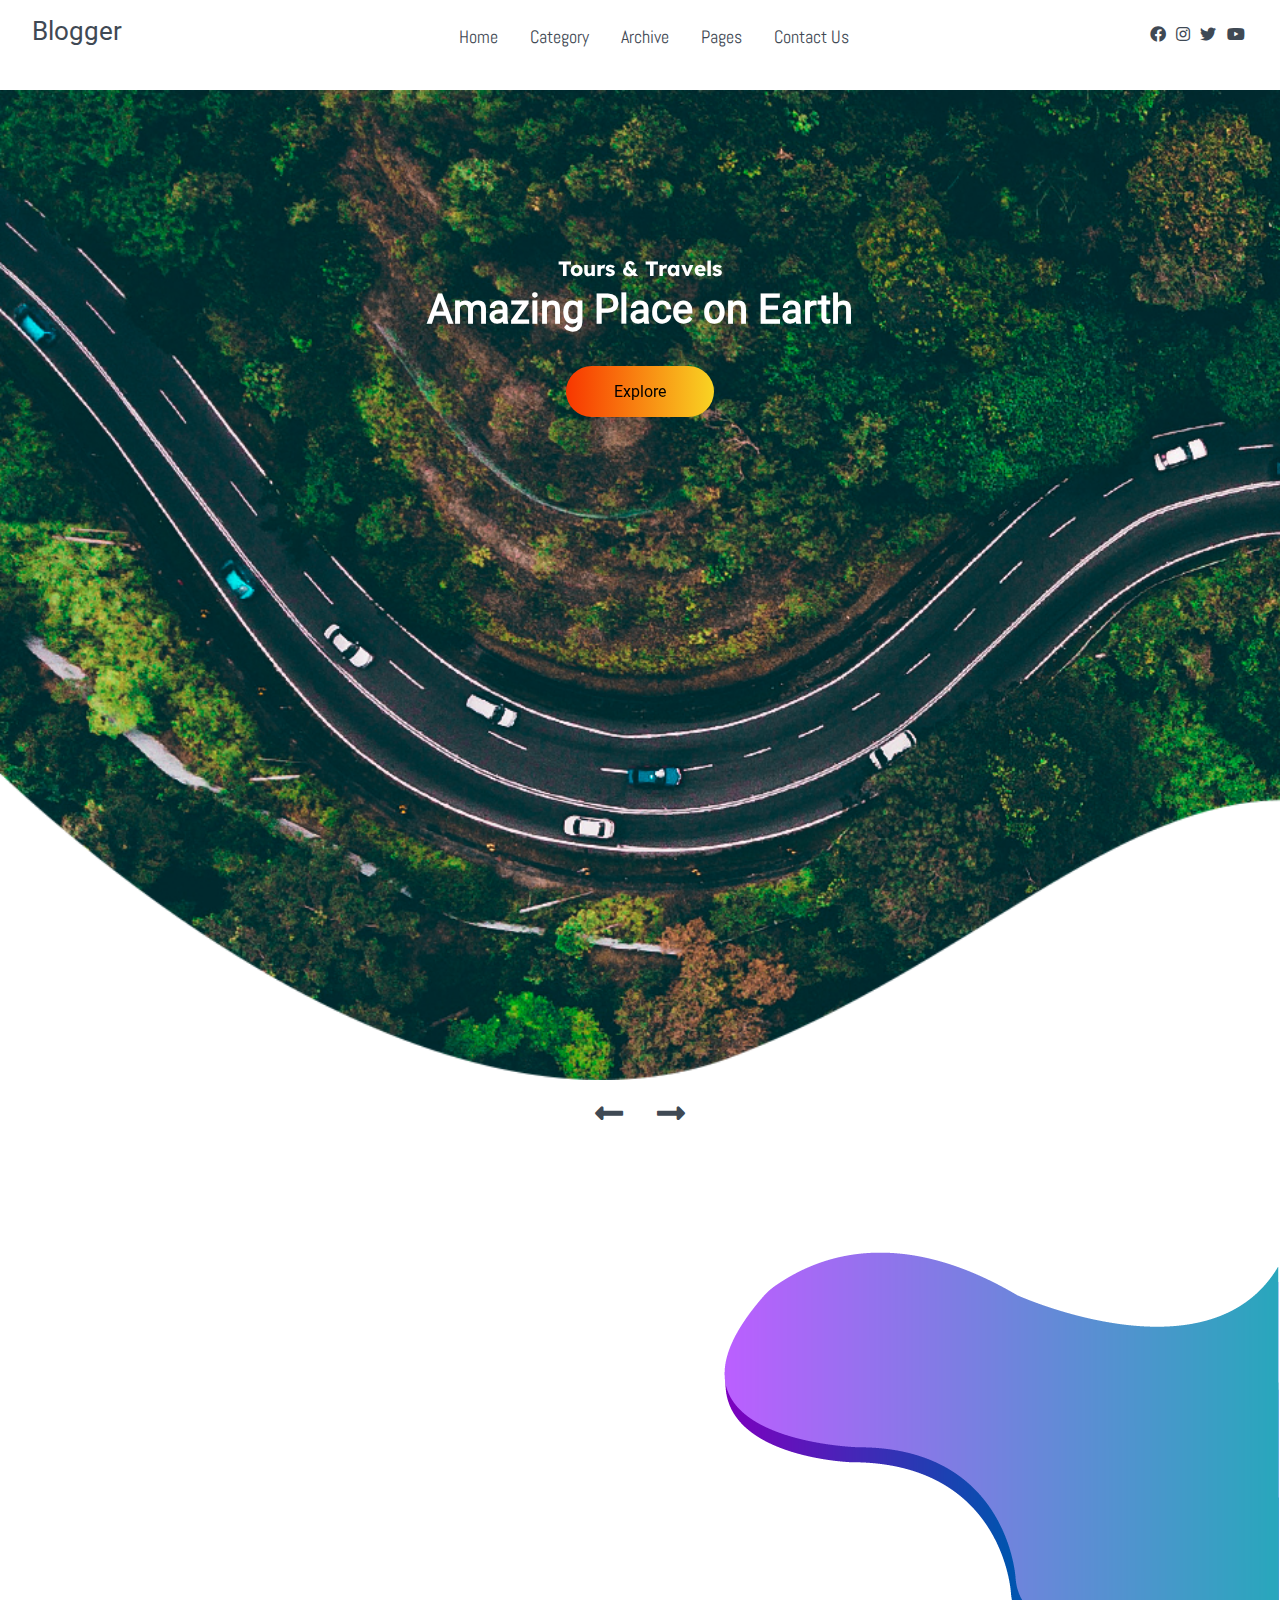
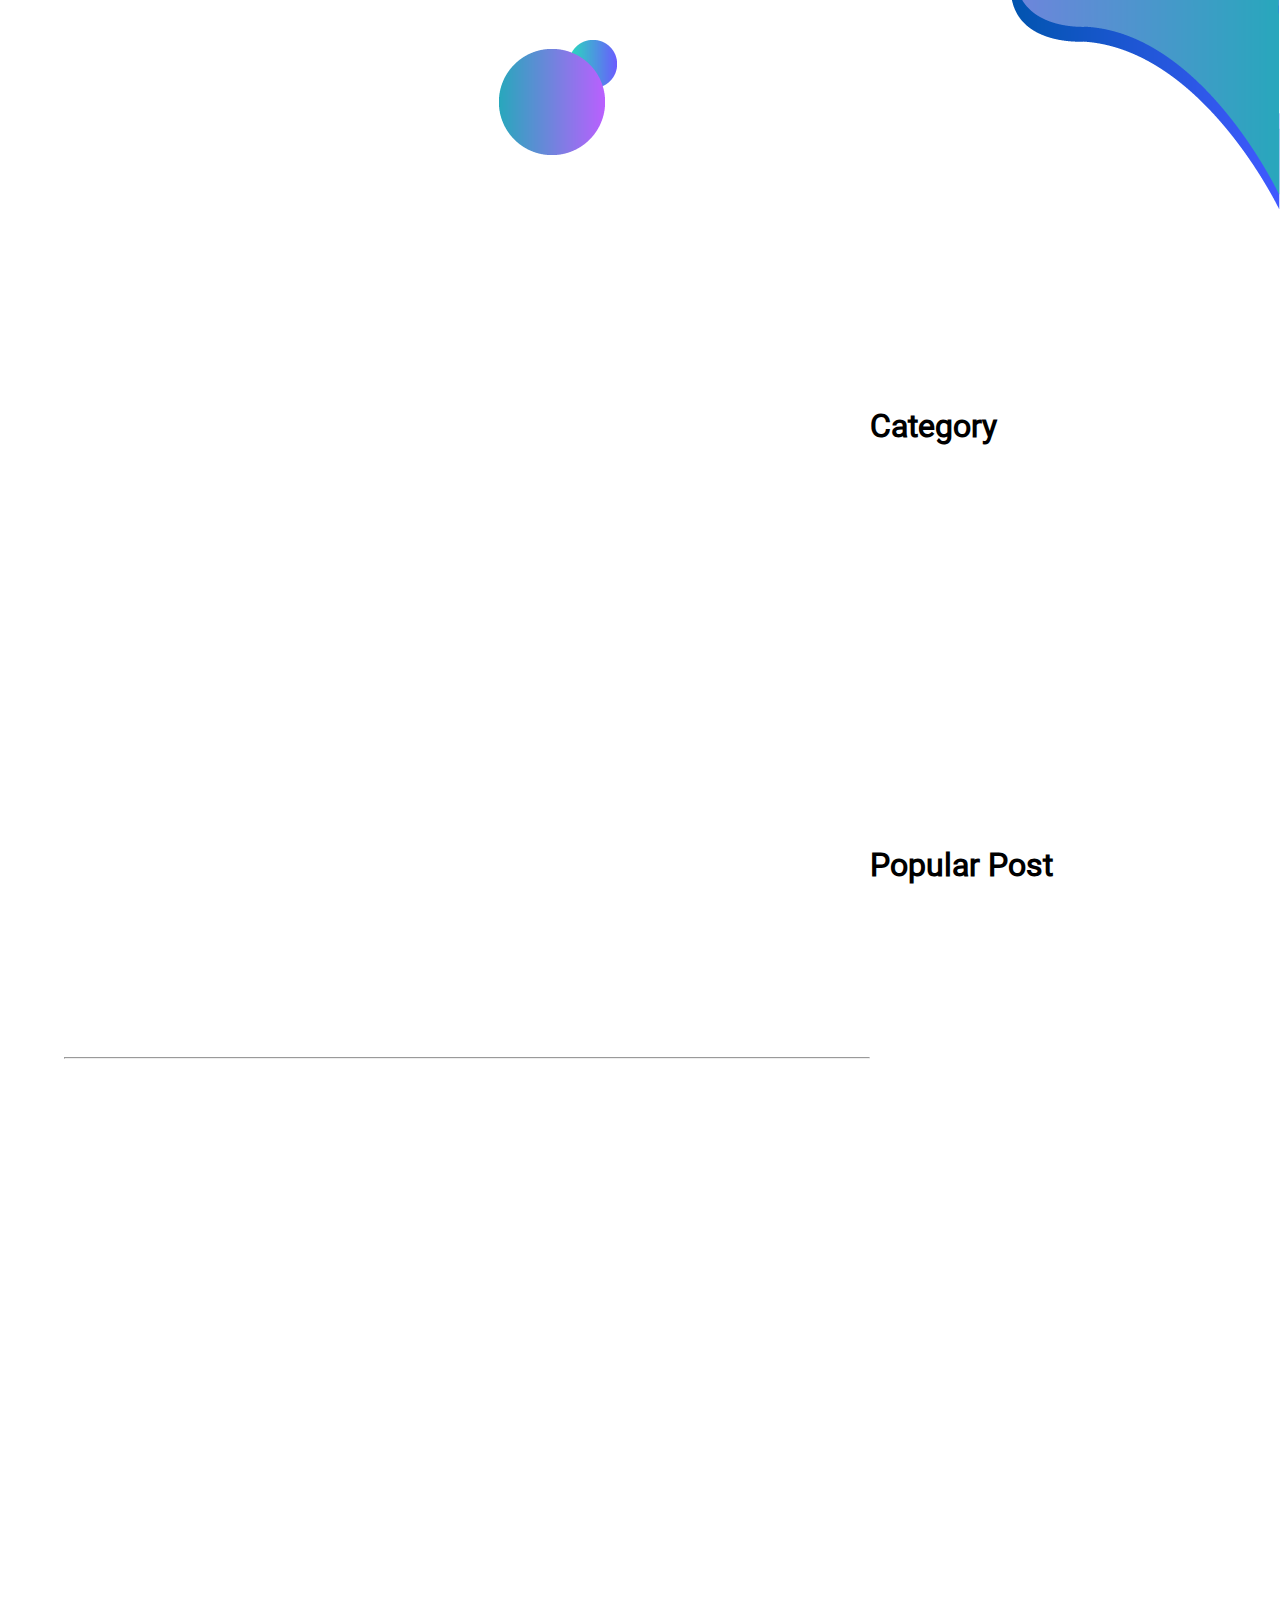
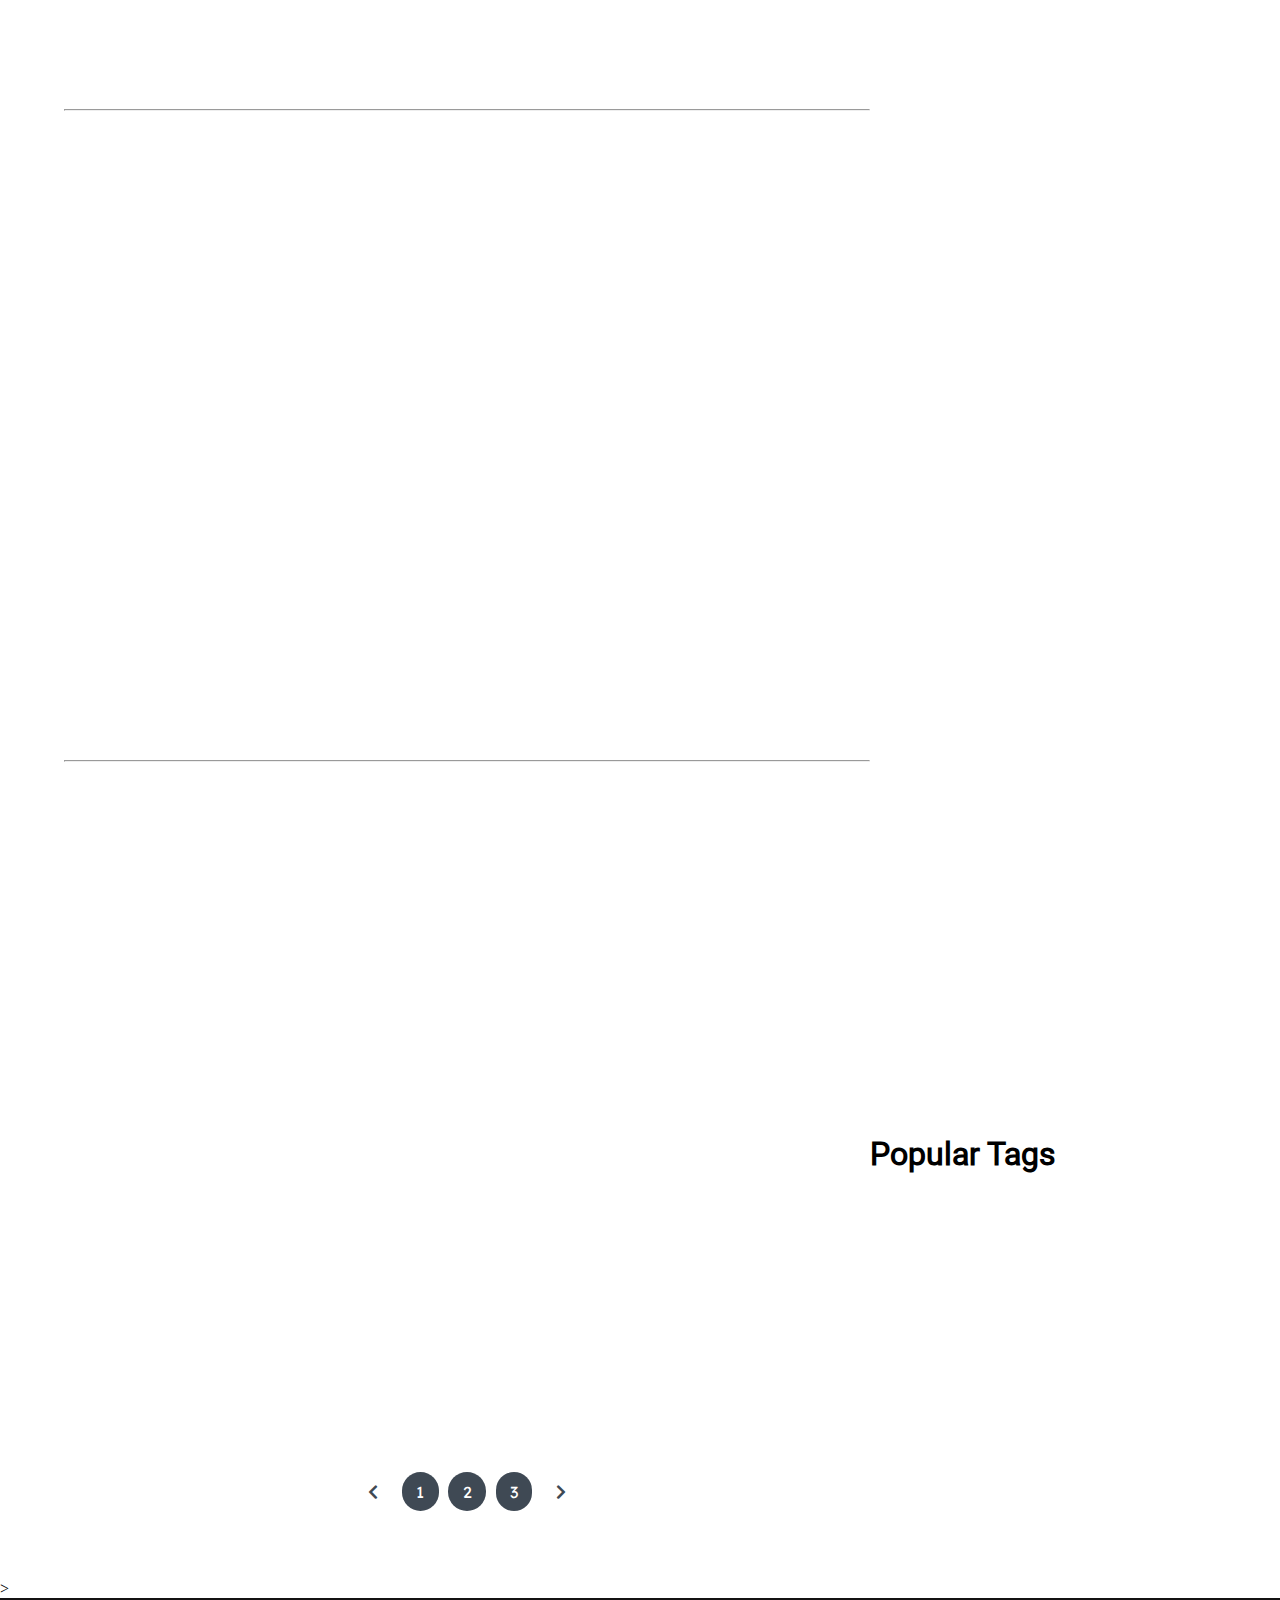
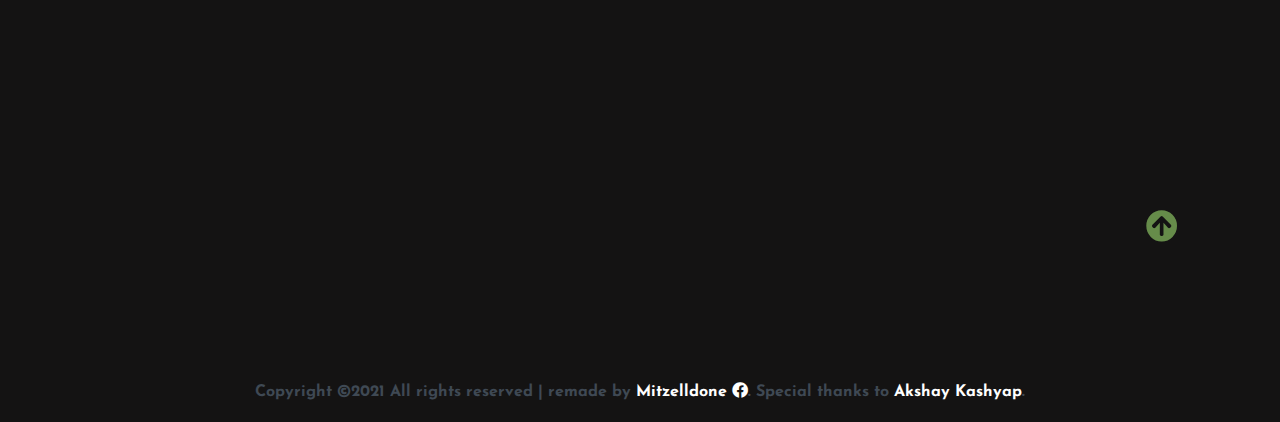
<file: Index.html>
<!DOCTYPE html>
<html lang="en">

<head>
    <meta charset="UTF-8">
    <meta http-equiv="X-UA-Compatible" content="IE=edge">
    <meta name="viewport" content="width=!, initial-scale=1.0">
    <title>Blogger</title>
    <!-- Font Awesome Icons -->
    <link rel="stylesheet" href="./css/all.css">

    <!-- Owl-Carousel -->
    <link rel="stylesheet" href="css/owl.carousel.min.css">
    <link rel="stylesheet" href="css/owl.theme.default.min.css">
    
    <!-- AOS Library -->
    <link rel="stylesheet" href="css/aos.css">

    <!-- Custom Style -->
    <link rel="stylesheet" href="./css/Style.css">
</head>

<body>
    
    <!----------------------Navigation-------------------------->
    <nav class="nav">
        <div class="nav-menu flex-row">
            <div class="nav-brand">
               <a href="#" class="text-gray">Blogger</a>
            </div>
            <!---- toggle ---->
            <div class="toggle-collapse">
                <div class="toggle-icons">
                    <i class="fas fa-bars"></i>
                </div>
            </div>
            <!--x- toggle -x-->
            <div>
               <ul class="nav-items">
                   <li class="nav-link">
                       <a href="#">Home</a>
                   </li>
                   <li class="nav-link">
                       <a href="#">Category</a>
                   </li>
                   <li class="nav-link">
                       <a href="#">Archive</a>
                   </li>
                   <li class="nav-link">
                       <a href="#">Pages</a>
                   </li>
                   <li class="nav-link">
                       <a href="#">Contact Us</a>
                   </li>
               </ul> 
            </div>
            <div class="social text-gray">
                <a href="https://www.facebook.com/Mzdone96" target="_black"><i class="fab fa-facebook"></i></a> 
                <a href="#"><i class="fab fa-instagram"></i></a>
                <a href="#"><i class="fab fa-twitter"></i></a>
                <a href="#"><i class="fab fa-youtube"></i></a>
            </div>                         
        </div>
    </nav>
    <!---------X------------Navigation--------------X----------->

    <!--------------------Main Site Section--------------------->
    <main>
        <!----------------Site Title---------------->
        <section class="site-title">
            <div class="site-background" data-aos="fade-up" data-aos-delay="500">
                <h3>Tours & Travels</h3>
                <h1>Amazing Place on Earth</h1>
                <button class="btn">Explore</button>
            </div>
        </section>
    
        <!-------X--------Site Title--------X------->

        <!-------------Blog Carousel---------------->
        <section>
            <div class="blog">
                <div class="container">
                    <div class="owl-carousel owl-theme blog-post">
                        <div class="blog-content" data-aos="fade-right" data-aos-delay="200">
                            <img src="./assets/Blog-post/post-1.jpg" alt="post-1">
                            <div class="blog-title">
                                <h3>Eat your vagetable</h3>
                                <button class="btn btn-blog">Health</button>
                                <span>2 minutes</span>
                            </div>
                        </div>
                        <div class="blog-content" data-aos="fade-in" data-aos-delay="200">
                            <img src="./assets/Blog-post/post-3.jpg" alt="post-1">
                            <div class="blog-title ">
                                <h3>London Fashion week's continued the evolution</h3>
                                <button class="btn btn-blog">Fashion</button>
                                <span>2 minutes</span>
                            </div>
                        </div>
                        <div class="blog-content" data-aos="fade-left" data-aos-delay="200">
                            <img src="./assets/Blog-post/post-2.jpg" alt="post-1">
                            <div class="blog-title">
                                <h3>How to be the next Tony Stark</h3>
                                <button class="btn btn-blog">Lifestyle</button>
                                <span>5 minutes</span>
                            </div>
                        </div>
                        <div class="blog-content" data-aos="fade-right" data-aos-delay="200">
                            <img src="./assets/Blog-post/post-9.jpg" alt="post-1">
                            <div class="blog-title">
                                <h3>Top 10 Best Tours in Sabah</h3>
                                <button class="btn btn-blog">Travel</button>
                                <span>2 minutes</span>
                            </div>
                        </div>
                    </div>
                    <div class="owl-navigation">
                        <span class="owl-nav-prev"><i class="fas fa-long-arrow-alt-left"></i></span>
                        <span class="owl-nav-next"><i class="fas fa-long-arrow-alt-right"></i></span>
                    </div>
                </div>
            </div>
        </section>
        <!-------X-----Blog Carousel--------X------->

        <!--------------Site Content---------------->

        <section class="container">
            <div class="site-content">
                <div class="posts">
                    <div class="post-content" data-aos="zoom-in" data-aos-delay="200">
                        <div class="post-image">
                            <div>
                                <img src="./assets/Blog-post/blog1.png" class="img" alt="blog1">
                            </div>
                            <div class="post-info flew-row">
                             <span><i class="fas fa-user text-gray"></i>&nbsp;&nbsp;Admin</span>
                              <span><i class="fas fa-calendar-alt text-gray"></i>&nbsp;&nbsp;September 26,2021</span>
                              <span>2 Comments</span>
                            </div>
                        </div>
                        <div class="post-title">
                            <a href="#">Why should boys have all the fun? it's the  women who are making india an alcohol-loving country</a>
                            <p>Lorem ipsum dolor sitamet consectetur adipisicing elit. Adipisci sequi placeat eveniet animi at reiciendis sit ab, saepe fugiat quasi itaque repellendus quisquam recusandae dicta eum neque molestias vitae eligendi.</p>
                            <button class="btn post-btn">Read More &nbsp; <i class="fas fa-arrow-right"></i></button>
                        </div>
                    </div> 
                    <hr>
                    <div class="post-content" data-aos="zoom-in" data-aos-delay="200">
                        <div class="post-image">
                            <div>
                                <img src="./assets/Blog-post/blog2.png" class="img" alt="blog1">
                            </div>
                            <div class="post-info flew-row">
                             <span><i class="fas fa-user text-gray"></i>&nbsp;&nbsp;Admin</span>
                              <span><i class="fas fa-calendar-alt text-gray"></i>&nbsp;&nbsp;September 27,2021</span>
                              <span>10 Comments</span>
                            </div>
                        </div>
                        <div class="post-title">
                            <a href="#">My productive day as a dog</a>
                            <p>Lorem ipsum dolor sitamet consectetur adipisicing elit. Adipisci sequi placeat eveniet animi at reiciendis sit ab, saepe fugiat quasi itaque repellendus quisquam recusandae dicta eum neque molestias vitae eligendi.</p>
                            <button class="btn post-btn">Read More &nbsp; <i class="fas fa-arrow-right"></i></button>
                        </div>
                    </div> 
                    <hr>
                    <div class="post-content" data-aos="zoom-in" data-aos-delay="200">
                        <div class="post-image">
                            <div>
                                <img src="./assets/Blog-post/blog3.png" class="img" alt="blog1">
                            </div>
                            <div class="post-info flew-row">
                             <span><i class="fas fa-user text-gray"></i>&nbsp;&nbsp;Admin</span>
                              <span><i class="fas fa-calendar-alt text-gray"></i>&nbsp;&nbsp;September 28,2021</span>
                              <span>3 Comments</span>
                            </div>
                        </div>
                        <div class="post-title">
                            <a href="#">Never look back. Nothing ever changes there</a>
                            <p>Lorem ipsum dolor sitamet consectetur adipisicing elit. Adipisci sequi placeat eveniet animi at reiciendis sit ab, saepe fugiat quasi itaque repellendus quisquam recusandae dicta eum neque molestias vitae eligendi.</p>
                            <button class="btn post-btn">Read More &nbsp; <i class="fas fa-arrow-right"></i></button>
                        </div>
                    </div> 
                    <hr>
                    <div class="post-content" data-aos="zoom-in" data-aos-delay="200">
                        <div class="post-image">
                            <div>
                                <img src="./assets/Blog-post/blog4.png" class="img" alt="blog1">
                            </div>
                            <div class="post-info flew-row">
                             <span><i class="fas fa-user text-gray"></i>&nbsp;&nbsp;Admin</span>
                              <span><i class="fas fa-calendar-alt text-gray"></i>&nbsp;&nbsp;September 29,2021</span>
                              <span>5 Comments</span>
                            </div>
                        </div>
                        <div class="post-title">
                            <a href="#">A boy sailing with a tiger</a>
                            <p>Lorem ipsum dolor sitamet consectetur adipisicing elit. Adipisci sequi placeat eveniet animi at reiciendis sit ab, saepe fugiat quasi itaque repellendus quisquam recusandae dicta eum neque molestias vitae eligendi.</p>
                            <button class="btn post-btn">Read More &nbsp; <i class="fas fa-arrow-right"></i></button>
                        </div>
                    </div> 
                    <div class="pagination flex-row">
                        <a href="#"><i class="fas fa-chevron-left"></i></a>
                        <a href="#" class="pages">1</a>
                        <a href="#" class="pages">2</a>
                        <a href="#" class="pages">3</a>
                        <a href="#"><i class="fas fa-chevron-right"></i></a>
                    </div>
                </div>

                <aside class="sidebar">
                <div class="category">
                    <h2>Category</h2>
                    <ul class="category-list">
                        <li class="list-items" data-aos="fade-left" data-aos-delay="100">
                          <a href="#">Software</a>
                          <span>(05)</span>
                        </li>
                        <li class="list-items" data-aos="fade-left" data-aos-delay="200">
                          <a href="#">Technology</a>
                          <span>(02)</span>
                        </li>
                        <li class="list-items" data-aos="fade-left" data-aos-delay="300">
                          <a href="#">Lifestyle</a>
                          <span>(07)</span>
                        </li>
                        <li class="list-items" data-aos="fade-left" data-aos-delay="400">
                          <a href="#">Shopping</a>
                          <span>(01)</span>
                        </li>
                        <li class="list-items" data-aos="fade-left" data-aos-delay="500">
                          <a href="#">food</a>
                          <span>(08)</span>
                        </li>
                    </ul>
                </div>

                <div class="popular-post">
                    <h2>Popular Post</h2>
                    <div class="post-content" data-aos="flip-up" data-aos-delay="200">
                        <div class="post-image">
                            <div>
                                <img src="./assets/popular-post/m-blog-1.jpg" class="img" alt="blog1">
                            </div>
                            <div class="post-info flex-row">
                              <span><i class="fas fa-calendar-alt text-gray"></i>&nbsp;&nbsp;September 26,2021</span>
                              <span>2 Comments</span>
                            </div>
                        </div>
                        <div class="post-title">
                            <a href="#">Good soup</a>
                        </div>
                    </div> 
                    <div class="post-content" data-aos="flip-up" data-aos-delay="300">
                        <div class="post-image">
                            <div>
                                <img src="./assets/popular-post/m-blog-2.jpg" class="img" alt="blog1">
                            </div>
                            <div class="post-info flex-row">
                              <span><i class="fas fa-calendar-alt text-gray"></i>&nbsp;&nbsp;September 26,2021</span>
                              <span>2 Comments</span>
                            </div>
                        </div>
                        <div class="post-title">
                            <a href="#">How to not get a job in 2021 </a>
                        </div>
                    </div> 
                    <div class="post-content" data-aos="flip-up" data-aos-delay="400">
                        <div class="post-image">
                            <div>
                                <img src="./assets/popular-post/m-blog-3.jpg" class="img" alt="blog1">
                            </div>
                            <div class="post-info flex-row">
                              <span><i class="fas fa-calendar-alt text-gray"></i>&nbsp;&nbsp;September 26,2021</span>
                              <span>2 Comments</span>
                            </div>
                        </div>
                        <div class="post-title">
                            <a href="#"> My sad love life</a>
                        </div>
                    </div> 
                    <div class="post-content" data-aos="flip-up" data-aos-delay="500">
                        <div class="post-image">
                            <div>
                                <img src="./assets/popular-post/m-blog-4.jpg" class="img" alt="blog1">
                            </div>
                            <div class="post-info flex-row">
                              <span><i class="fas fa-calendar-alt text-gray"></i>&nbsp;&nbsp;September 26,2021</span>
                              <span>2 Comments</span>
                            </div>
                        </div>
                        <div class="post-title">
                            <a href="#">How to get notice by your crush</a>
                        </div>
                    </div> 
                    <div class="post-content" data-aos="flip-up" data-aos-delay="600">
                        <div class="post-image">
                            <div>
                                <img src="./assets/popular-post/m-blog-5.jpg" class="img" alt="blog1">
                            </div>
                            <div class="post-info flex-row">
                              <span><i class="fas fa-calendar-alt text-gray"></i>&nbsp;&nbsp;September 26,2021</span>
                              <span>2 Comments</span>
                            </div>
                        </div>
                        <div class="post-title">
                            <a href="#">Website to get 4K wallpaper</a>
                        </div>
                    </div> 
                </div>
                <div class="newsletter" data-aos="fade-up" data-aos-delay="300">
                    <h2>Newsletter</h2>
                    <div class="form-element">
                        <input type="text" class="input-element" placeholder="Email">
                        <button class="btn form-btn">Subscribe</button>
                    </div>
                </div>
                
                <div class="popular-tags">
                    <h2>Popular Tags</h2>
                    <div class="tags flex-row">
                        <span class="tag" data-aos="flip-up" data-aos-delay="100">Software</span>
                        <span class="tag" data-aos="flip-up" data-aos-delay="200">Technology</span>
                        <span class="tag" data-aos="flip-up" data-aos-delay="300">Travel</span>
                        <span class="tag" data-aos="flip-up" data-aos-delay="400">Illustration</span>
                        <span class="tag" data-aos="flip-up" data-aos-delay="500">Design</span>
                        <span class="tag" data-aos="flip-up" data-aos-delay="600">Lifestyle</span>
                        <span class="tag" data-aos="flip-up" data-aos-delay="700">Love</span>
                        <span class="tag" data-aos="flip-up" data-aos-delay="800">Project</span>
                    </div>
                </div>
                    
                </div>
                </aside>              
            </div>
        </section>>
        <!------x-------Site Content-------x-------->
 
    </main>

    <!-----------X--------Main Site Section-----------X--------->

    <!---------------------- Footer ---------------------------->
    <footer class="footer">
        <div class="container">
            <div class="about-us" data-aos="fade-right" data-aos-delay="200">
                <h2>About us</h2>
                <p>Lorem ipsum dolor, sit amet consectetur adipisicing elit. Architecto cupiditate nam fugit magnam, accusamus quas commodi eius alias ipsam dolores? Provident nulla odit consequatur labore aliquid reiciendis at, ipsam explicabo.</p>
            </div>
            <div class="newsletter" data-aos="fade-right" data-aos-delay="200">
                <h2>Newsletter</h2>
                <p>Stay update with our latest</p>
                <div class="form-element">
                    <input type="text" placeholder="Email"><span><i class ="fas fa-chevron-right"></i></span> 
                </div>
            </div>
            <div class="instagram" data-aos="fade-left" data-aos-delay="200">
                <h2>Instragram</h2>
                <div class="flex-row">
                    <img src="./assets/instagram/thumb-card3.png" alt="insta1">
                    <img src="./assets/instagram/thumb-card4.png" alt="insta2">
                    <img src="./assets/instagram/thumb-card5.png" alt="insta3">
                    <img src="./assets/instagram/thumb-card6.png" alt="insta4">
                    <img src="./assets/instagram/thumb-card7.png" alt="insta5">
                    <img src="./assets/instagram/thumb-card8.png" alt="insta6">
                </div>
            </div>
            <div class="follow" data-aos="fade-left" data-aos-delay="200">
                <h2>Follow us</h2>
                <p>Let us be Social</p>
                <div>
                    <a href="https://www.facebook.com/Mzdone96" target="_blank"><i class="fab fa-facebook"></i></a>
                    <i class="fab fa-twitter"></i>
                    <i class="fab fa-instagram"></i>
                    <i class="fab fa-youtube"></i>
                </div>
            </div>
        </div>
        <div class="rights flex-row">
            <h4 class="text-gray">
                Copyright ©2021 All rights reserved | remade by
                <a href="https://www.facebook.com/Mzdone96" target="_black">Mitzelldone <i class="fab fa-facebook"></i></a>. Special thanks to <a href="https://github.com/akashyap2013" target="_black">Akshay Kashyap</a>.
            </h4>
        </div>
     
        <div class="move-up">
            <span><i class="fas fa-arrow-circle-up fa-2x"></i></span>
        </div>
    </footer>

    <!------------x-------- Footer -------------x------------>
    
    <!-- Jquery Library file -->
    <script src="./js/Jquery3.6.0 .min.js"></script>

        <!--- Owl-Carousel js---->
        <script src="./js/owl.carousel.min.js"></script>
    
    <!-- AOS Library -->
    <script src="./js/aos.js"></script>

    <!-- Custome Javascipt file -->
    <script src='./js/main.js'></script>
</body>
</html>
</file>
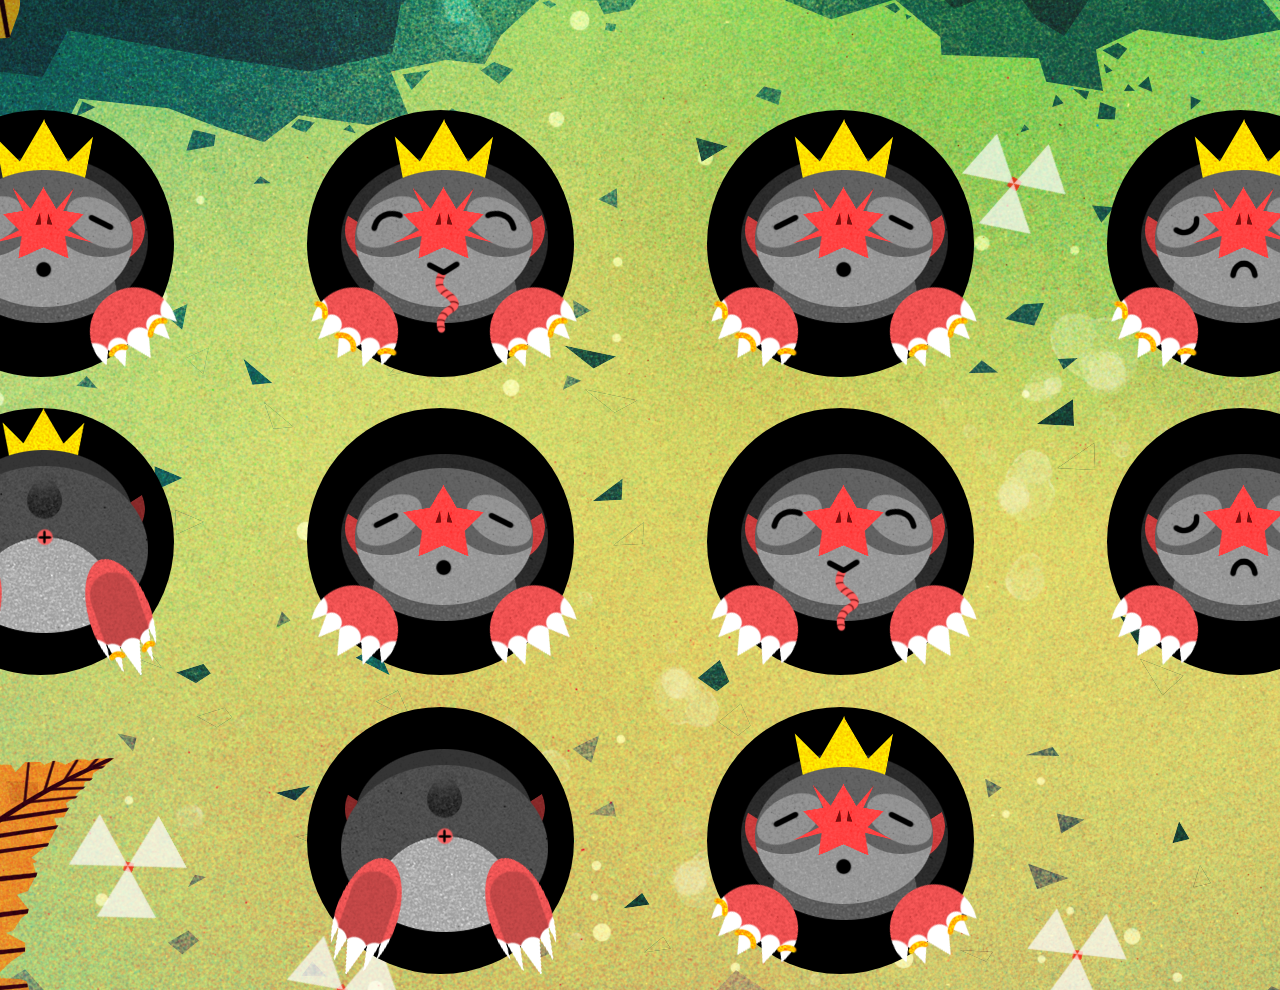
<file: assets/Other Pic/mole-game/Index.html>
<!DOCTYPE html>
<html lang="en">
<head>
    <meta charset="UTF-8">
    <meta http-equiv="X-UA-Compatible" content="IE=edge">
    <meta name="viewport" content="width=device-width, initial-scale=1.0">
    <title>Mole Game</title>
    <link rel = "stylesheet" href ="./styles.css">
</head>
<body>
    <section class = "bg">
      <div class = "worm-box">
        <div style="width:5%" class ="worm-container">
          <img class = "worm" src="./worm.png" alt="worm score meter">
      </div>
    </div>

        <div class="hole-container">
            <div class="hole" id="hole-0"><img data-index="0" src="./king-mole-hungry.png" alt="mole" class="mole"></div>
        </div>

        <div class="hole-container">
            <div class="hole" id="hole-1"><img data-index="1" src="./king-mole-fed.png" alt="mole" class="mole"></div>
        </div>
        <div class="hole-container">
            <div class="hole" id="hole-2"><img data-index="2" src="./king-mole-hungry.png" alt="mole" class="mole"></div>
        </div>
        <div class="hole-container">
            <div class="hole" id="hole-3"><img data-index="3" src="./king-mole-sad.png" alt="mole" class="mole"></div>
        </div>
        <div class="hole-container">
            <div class="hole" id="hole-4"><img data-index="4" src="./king-mole-leaving.png" alt="mole" class="mole"></div>
        </div>
        <div class="hole-container">
            <div class="hole" id="hole-5"><img data-index="5" src="./mole-hungry.png" alt="mole" class="mole"></div>
        </div>
        <div class="hole-container">
            <div class="hole" id="hole-6"><img data-index="6" src="./mole-fed.png" alt="mole" class="mole"></div>
        </div>
        <div class="hole-container">
            <div class="hole" id="hole-7"><img data-index="7" src="./mole-sad.png" alt="mole" class="mole"></div>
        </div>
        <div class="hole-container">
            <div class="hole" id="hole-8"><img data-index="8" src="./mole-leaving.png" alt="mole" class="mole"></div>
        </div>
        <div class="hole-container">
            <div class="hole" id="hole-9"><img data-index="9" src="./king-mole-hungry.png" alt="happy mole" class="mole"></div>
        </div>
        
    </section>
    <img class="win hide" src="./win.png" alt="you've win the game">
    <script src="./game.js"></script>
</body>
</html>
</file>
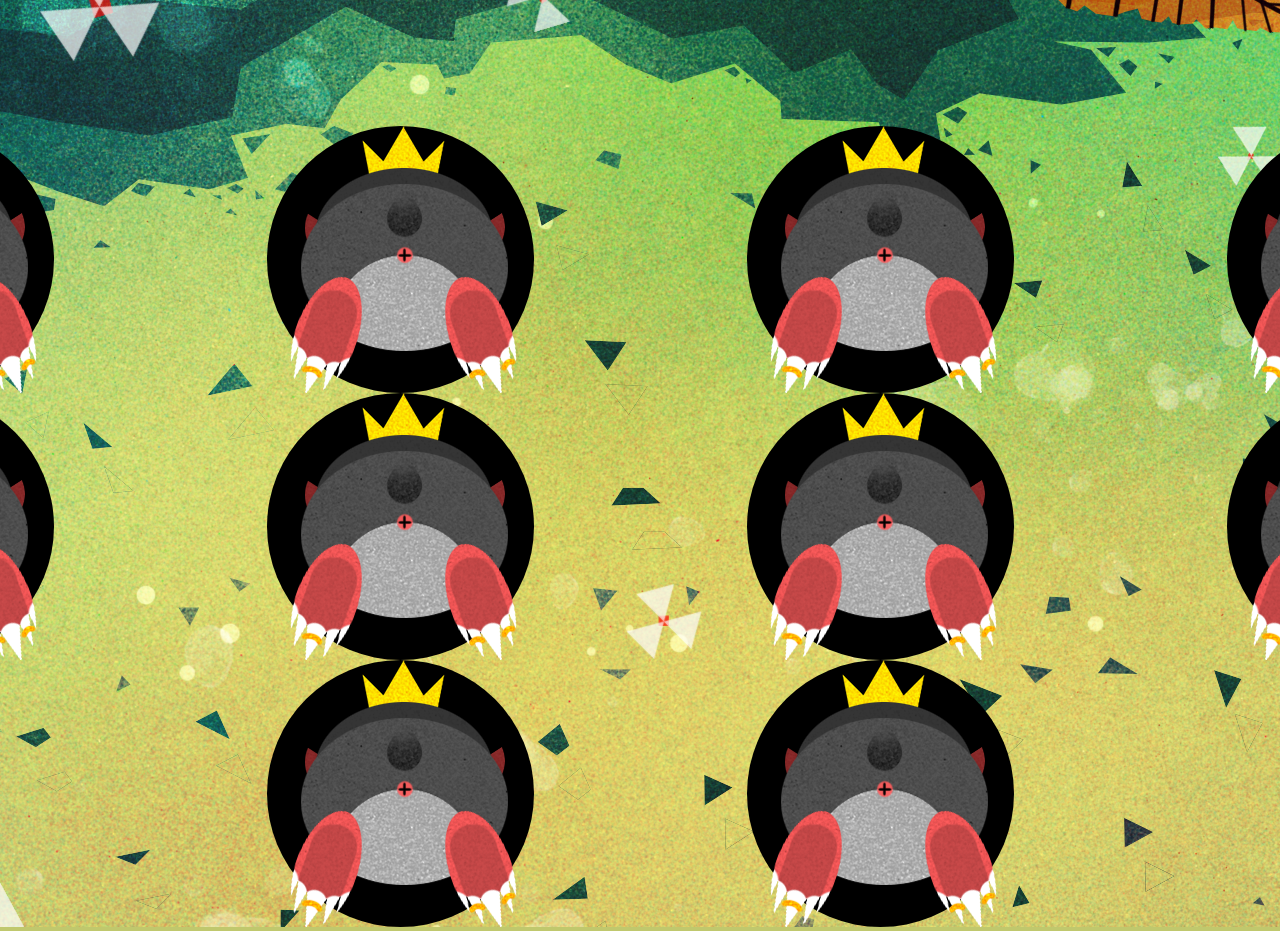
<file: assets/Other Pic/mole-game/mole.html>
<!DOCTYPE html>
<html lang="en">

<head>
  <meta charset="UTF-8">
  <meta name="viewport" content="width=device-width, initial-scale=1.0">
  <meta http-equiv="X-UA-Compatible" content="ie=edge">
  <title>Star Moles!</title>
  <link rel="stylesheet" href="mole.css">
</head>

<body>
  <section class="bg">
    <div class="worm-box">
      <div style="width: 5%" class="worm-container">
        <img class="worm" src="./worm.png" alt="worm meter">
      </div>
    </div>
    <div class="hole-container">
      <div class="hole" id="hole-0"><img data-index="0" src="./king-mole-hungry.png" alt="mole" class="mole"></div>
    </div>
    <div class="hole-container">
      <div class="hole" id="hole-1"><img data-index="1" src="./king-mole-fed.png" alt="mole" class="mole"></div>
    </div>
    <div class="hole-container">
      <div class="hole" id="hole-2"><img data-index="2" src="./king-mole-hungry.png" alt="mole" class="mole"></div>
    </div>
    <div class="hole-container">
      <div class="hole" id="hole-3"><img data-index="3" src="./king-mole-sad.png" alt="mole" class="mole"></div>
    </div>
    <div class="hole-container">
      <div class="hole" id="hole-4"><img data-index="4" src="./king-mole-leaving.png" alt="mole" class="mole"></div>
    </div>
    <div class="hole-container">
      <div class="hole" id="hole-5"><img data-index="5" src="./mole-hungry.png" alt="mole" class="mole"></div>
    </div>
    <div class="hole-container">
      <div class="hole" id="hole-6"><img data-index="6" src="./mole-fed.png" alt="mole" class="mole"></div>
    </div>
    <div class="hole-container">
      <div class="hole" id="hole-7"><img data-index="7" src="./mole-sad.png" alt="mole" class="mole"></div>
    </div>
    <div class="hole-container">
      <div class="hole" id="hole-8"><img data-index="8" src="./mole-leaving.png" alt="mole" class="mole"></div>
    </div>
    <div class="hole-container">
      <div class="hole" id="hole-9"><img data-index="9" src="./king-mole-hungry.png" alt="happy mole" class="mole"></div>
    </div>
  </section>
  <img class="win" src="win.png" alt="mole">
  <script src="mole.js"></script>
</body>

</html>
</file>
<file: css/Style.css>
@import url('../css/fonts.css');

html, body{
    margin:0%;
    box-sizing:border-box;
    overflow-x:hidden;
}


:root{
    /* Theme colors */
    --text-grey:#3f4954;
    --text-light:#747272;
    --bg-color:#141313;
    --white: #ffffff;
    --midnight:#668C4A;

    /* gradient color */
    --sky: linear-gradient(to right, #f83600 0%, #f9d423 100%);;
   
    /* font-family theme */
    --Abel:'Abel',cursive;
    --Anton:'Anton',cursive;
    --Roboto:'Roboto',cursive;
    --Josefin:'Josefin',cursive;
    --Lexend:'Lexend',cursive;
}
/*-------------------Global Classes-----------------*/
a{
    text-decoration: none;
    color:var(--text-grey);
}

ul{
    list-style-type:none;
}

.flex-row{
    display:flex;
    flex-direction:row;
    flex-wrap: wrap;
}

h1{
    font-family: var(--Roboto);
    font-size: 2.5rem;
}
h2{
    font-family: var(--Roboto);
    font-size: 2rem;
}

h3{
    font-family: var(--Lexend);
    font-size: 1.3rem;
}

button.btn{
    border:none;
    border-radius:2rem;
    padding:1rem 3rem;
    font-size: 1rem;
    font-family: var(--Roboto);
    cursor: pointer;

}

span{
    font-family: var(--Abel);
}

.container{
    margin: 0 5vw;
}

.text-gray{
    color: var(--text-grey);
}

p{
    font-family: var(--Lexend);
    color: var(--text-light);
}
/*------x-------------Global Classes---------x--------*

/* -----------------navbar--------------------- */
.nav{
    background: white;
    padding: 0 2rem;
    height: 0rem;
    min-height:10vh;
    overflow: hidden;
    transition: height 1s ease-in-out;
}

.nav .nav-menu{
    justify-content:space-between;
}

.nav .toggle-collapse{
    position:absolute;
    top:0%;
    width:90%;
    cursor: pointer;
    display: none;
}

.nav .toggle-collapse .toggle-icons{
    display: flex;
    justify-content:flex-end;
    padding: 1.7rem 0;
}

.nav .toggle-collapse .toggle-icons i{
    font-size:1.4rem;
    color:var(--text-grey);
}

.collapse{
    height: 30rem; 
}

.nav .nav-items{
    display: flex;
    margin:0;
}

.nav .nav-items .nav-link{
    padding: 1.6rem 1rem;
    font-size: 1.1rem;
    position:relative;
    font-family: var(--Abel);
}

.nav .nav-items .nav-link:hover{
    background-color: var(--midnight);
}
.nav .nav-items .nav-link:hover a{
    color: var(--white);
}

.nav .nav-brand a{
    font-size: 1.6rem;
    padding: 1rem 0;
    display: block;
    font-family: var(--Roboto);
    
}

.nav .social{
    padding: 1.6rem 0;
}

.nav .social i{
    padding:0 0.2rem;
}

.nav .social i:hover{
    color: #a1c4cf;
}
/* ----------x------navbar----------x---------- */


/*--------------------Main Content--------------------*/

/*-----------Site Title----------*/
main .site-title{
    background:url("../assets/Background-image.png");
    background-size:cover;
    height: 110vh;
    display: flex;
    justify-content:center;
}

main .site-title .site-background {
    padding-top: 10rem;
    text-align:center;
    color: var(--white);
}

main .site-title h1,h3{
    margin:.3rem;
}

main .site-title .btn {
    margin: 1.8rem;
    background: var(--sky);
}

main .site-title .btn:hover {
    background:transparent ;
    border: 1px solid var(--white);
    color:var(--white);
}

/*-----x-----Site Title------x---*/

/*-----------Blog Carousel-------*/

main .blog{
    background: url(../assets/Abract01.png);
    background-repeat: no-repeat;
    background-position: right;
    height: 100vh;
    width: 100%;
    /* background-size: 65%; */
}

main .blog .blog-post{
    padding-top: 6rem;
}

main .blog-post .blog-content{
    display:flex;
    flex-direction: column;
    text-align: center;
    width:80%;
    margin: 3rem 2rem;
    box-shadow: 0 15px 20px rgba(0,0,0,0.2);
}

main .blog-content .blog-title{
    padding:2rem 0;
}

main .blog-content .btn-blog{
    padding:.7rem 2rem;
    background: var(--sky);
    margin: 0.5rem;
}

main .blog-content span{
    display: block;
}

section .container .owl-nav{
    position: absolute;
    top: 0%;
    margin:0 auto;
    width:100%;
}

.owl-nav .owl-prev .owl-nav-prev,
.owl-nav .owl-next .owl-nav-next {
    color: var(--text-grey);
    background:transparent;
    font-size:2rem;
}

.owl-theme .owl-nav [class*='owl-']:hover{
    background: transparent;
    color: var(--midnight);
}

.owl-theme .owl-nav [class*='owl-']{
    outline:none;
}

/*-----x-----Blog Carousel---x---*/

/*-----------Site Content-------*/
main .site-content{
    display:grid;
    grid-template-columns:70% 30%;
}

main .post-content{
    width: 100%;
    margin-bottom:0rem;
}

main .site-content .post-content > .post-image, .post-title {
    padding: 1rem 2rem;
    position: relative;
}

main .site-content .post-content > .post-image .post-info {
    background:var(--sky);
    padding: 1rem;
    position: absolute;
    bottom: 0%;
    left: 20vw;
    border-radius: 3rem;
}

main .site-content .post-content > .post-image >div {
    overflow: hidden;
}

main .site-content .post-content> .post-image .img {
    width: 100%;
    transition: all 1s ease;
}

main .site-content .post-content > .post-image .img:hover {
    transform:scale(1.3);

}

main .site-content .post-content > .post-image .post-info span{
    margin: 0 .5rem;
}

main .post-content .post-title a{
    font-family: var(--Anton);
    font-size: 1.5rem;
}

.site-content .post-content .post-title .post-btn {
    border-radius: 0;
    padding: .7rem 1.5rem;
    background: var(--sky);
}

.site-content .pagination{
    justify-content: center;
    color:var(--text-grey);
    margin: 4rem 0;
}

.site-content .pagination a{
    padding: .6rem .9rem;
    border-radius:2rem;
    margin: 0.3rem;
    font-family:var(--Lexend);

}

.site-content .pagination .pages{
    background: var(--text-grey);
    color: var(--white);
}

/*-----------Site Content-------*/

/*-----------Sidebar-------*/

.site-content>.sidebar .category-list{
    font-family: var(--Roboto);
}

.site-content>.sidebar .category-list .list-items {
    background:var(--sky);
    padding: .4rem 1rem;
    margin: .8rem 0;
    border-radius: 3rem;
    width:70%;
    display:flex;
    justify-content:space-between ;
}

.site-content > .sidebar .category-list .list-items a{
    color: black;
}

.site-content .sidebar .popular-post .post-content {
    padding: 1rem 0;
}

.site-content .sidebar .popular-post h2{
    padding-top: 8rem;
}

.site-content .sidebar .popular-post .post-info{
    padding: .4rem .1rem !important;
    bottom: 0rem !important;
    left: 1.5rem !important;
    border-radius:0rem !important;
    background: white !important;
}

.site-content .sidebar .popular-post .post-title a{
    font-size: 1rem;
}

.site-content .sidebar .newsletter{
    padding-top: 10rem;
}

.site-content .sidebar .newsletter .form-element{
    padding:  .5rem 2rem;

}

.site-content .sidebar .newsletter .input-element{
    width:80%;
    height: 1.9rem;
    padding:.3rem .5rem;
    font-family: var(--Lexend);
    font-size: 1rem;
}

.site-content .sidebar .newsletter  .form-btn{
    border-radius: 0;
    padding: .8rem 32%;
    margin: 1rem 0;
    background: var(--sky);
}

.site-content .sidebar .popular-tags{
    padding:  5rem 0;
}

.site-content .sidebar .popular-tags .tags .tag{
    background: var(--sky);
    padding: .4rem 1rem;
    border-radius: 3rem;
    margin: .4rem;
}
/*------x----Sidebar---x---*/

/*----------x--------Main Content----------x---------*/
/*------------------Footer-------------------*/

footer.footer{
    height:100%;
    background: var(--bg-color);
    position: relative;
}

footer.footer .container{
    display:grid;
    grid-template-columns:repeat(4,1fr);
}

footer.footer .container > div {
    flex-grow:1;
    flex-basis:0;
    padding: 3rem .9rem;
}

footer.footer .container h2{
    color: var(--white);
}

footer.footer .newsletter .form-element {

    background: black;
    display: inline-block;
}

footer.footer .newsletter .form-element input{
    padding: .5rem .7rem;
    border:none;
    background: transparent;
    color:white;
    font-family:var(--Josefin);
    font-size:1rem;
    width: 74%;
}

footer.footer .newsletter .form-element span{
    background: var(--sky);
    padding:.5rem .7rem;
    cursor: pointer;
}

footer.footer .instagram div > img{
    display: inline-block;
    width: 25%;
    height:50%;
    margin: .3rem .4rem;
}

footer.footer .follow div i{
    color:var(--white);
    padding:0.4rem;
}

footer.footer .rights{
    justify-content:center;
    font-family:var(--Josefin);
}

footer.footer .rights h4 a{
    color:var(--white)
}

footer.footer .move-up{
    position:absolute;
    right:8%;
    top:50%;
}

footer.footer .move-up span{
    color:var(--midnight);
}

footer.footer .move-up span:hover{
    color:var(--white);
    cursor: pointer;
}

footer.footer .follow .fab{
    transition: 0.1s;
}

footer.footer .follow .fa-facebook:hover{
    color: #1773EA;
    cursor: pointer;
}

footer.footer .follow .fa-twitter:hover{
    color: #1C9CEA;
    cursor: pointer;
}

footer.footer .follow .fa-instagram:hover{
    color: #B32E87;
    cursor: pointer;
}

footer.footer .follow .fa-youtube:hover{
    color: #F70000;
    cursor: pointer;
}
/*------------------Footer-------------------*/


/*         Viewport less then or equal to 1130px           */

@media only screen and (max-width:1130px){
    .site-content .post-content > .post-image .post-info{
        left: 2rem !important;
        bottom: 1.2rem !important;
        border-radius:0% !important;
    }

    .site-content .sidebar .popular-post .post-info{
        display: none !important;
    }

    footer.footer .container {
        grid-template-columns:repeat(2,1fr);
    }
}
/*     x    Viewport less then or equal to 1130px     x      */

/*         Viewport less then or equal to 750px           */
@media only screen and (max-width: 750px){
    .nav .nav-menu, .nav .nav-items{
       flex-direction:column;
    }
    
    .nav .toggle-collapse{
        display: initial;
    }

    main .site-content{
        grid-template-columns: 100%;
    }

    footer.footer .container{
        grid-template-columns: repeat(1,1fr);
    }
}
/*    x    Viewport less then or equal to 750px      x     */


/*         Viewport less then or equal to 520px           */

@media only screen and (max-width: 520px){
    main .blog{      
        height:80vh;        
    }

    .site-content .post-content > .post-image .post-info{
        display:none;
    }

    footer.footer .container > div{
        padding: 1rem .9rem !important;
    }

    footer .rights {
        padding:0 1.4rem;
        text-align: center;
    }

    nav .toggle-collapse{
        width: 80%;
    }
}

/*    x    Viewport less then or equal to 520px      x     */
</file>
<file: assets/Other Pic/mole-game/styles.css>
* {
    box-sizing: border-box;
}

body {
    cursor: url(./cursor.png),default;
    background-color: #c0c86d;
    display: flex;
    justify-content: center;
    align-items: center;
    padding: 0;
    margin: 0;
    height: 100vh;

} 


.bg {
    background-image: url(./background.png);
    background-repeat: no-repeat;
    width: 1920px;
    height: 1080px;
    display: flex;  
    /* shove everything in a line. */
    flex-wrap: wrap;
    justify-content: center;
    align-items: center;
}

.hole {
    background-color: black;
    border-radius: 50%;
    overflow: visible;
    width: 267px;
    height: 267px;
}

.hole-container {
    width: 25%;
    display: flex;
    justify-content: center;
    align-items: center;
}

.mole {
    position: relative;
    right: 30px;
}

.hungry {
    cursor: url(./cursor-worm.png),default
}

.gone {
    display: none;
}

.hide {
    display: none;
}

.worm {
    width: 1660px;
}

.worm-container {
    overflow: hidden;
    transition: width 0.5s ease-in-out;
}

.worm-box {
    width: 1600px;
}
</file>
<file: assets/Other Pic/mole-game/mole.css>
* {
  box-sizing: border-box;
}

body {
  cursor: url(./cursor.png), default;
  background-color: #c0c86d;
  display: flex;
  justify-content: center;
  align-items: center;
  flex-direction: column;
  padding: 0;
  margin: 0;
  height: 100vh;
  width: 100vw;
}

.bg {
  background-image: url(./background.png);
  background-repeat: no-repeat;
  width: 1920px;
  height: 1080px;
  display: flex;
  flex-wrap: wrap;
  justify-content: center;
  align-items: center;
}

.hole {
  background: black;
  border-radius: 50%;
  overflow: visible;
  width: 267px;
  height: 267px;
}

.hole-container {
  width: 25%;
  display: flex;
  justify-content: center;
  align-items: center;
}

.mole {
  position: relative;
  right: 30px;
}

.hungry {
  cursor: url(./cursor-worm.png), pointer;
}

.gone {
  display: none;
}

.worm {
  width: 1660px;
}

.worm-container {
  overflow: hidden;
  transition: width 0.5s ease-in-out;
}

.worm-box {
  width: 1660px;
}

.win {
  max-width: 100vw;
  max-height: 100vh;
  display: none;
}

.hide {
  display: none;
}

.show {
  display: block;
}
</file>
